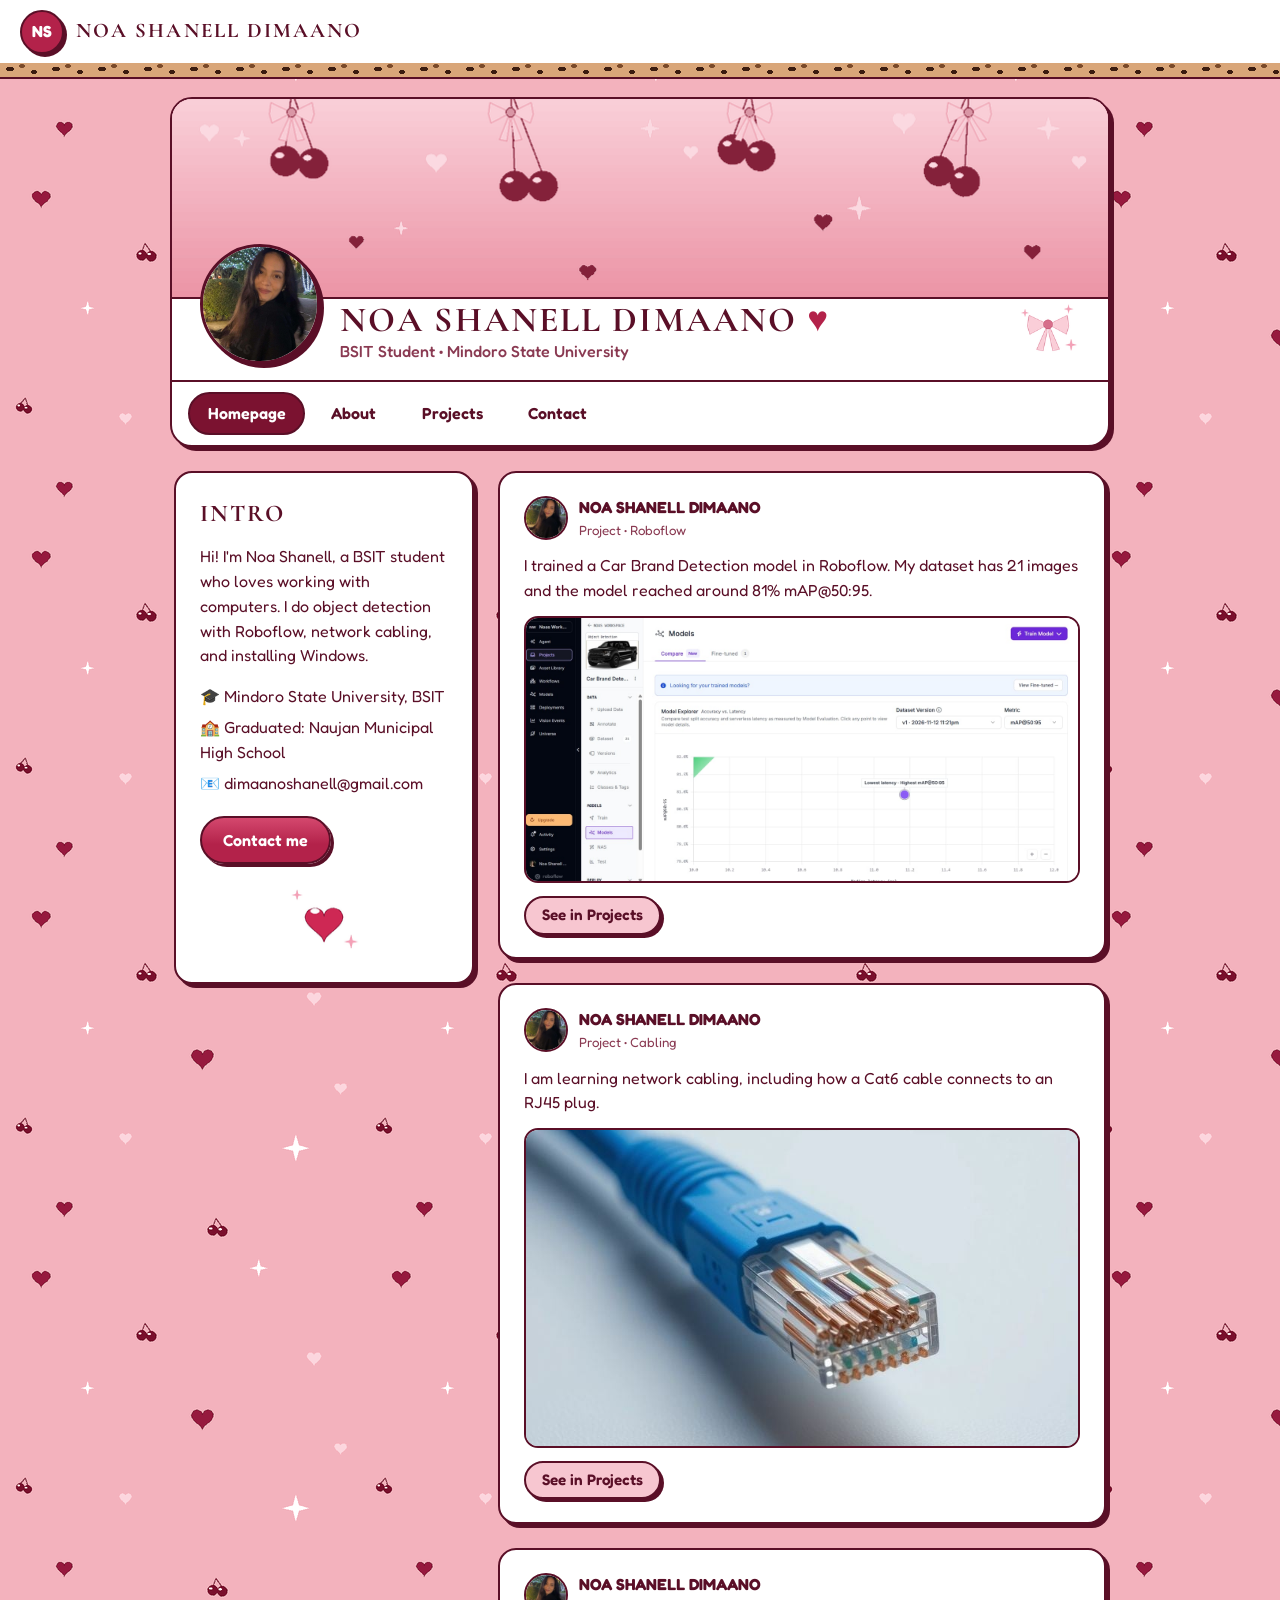
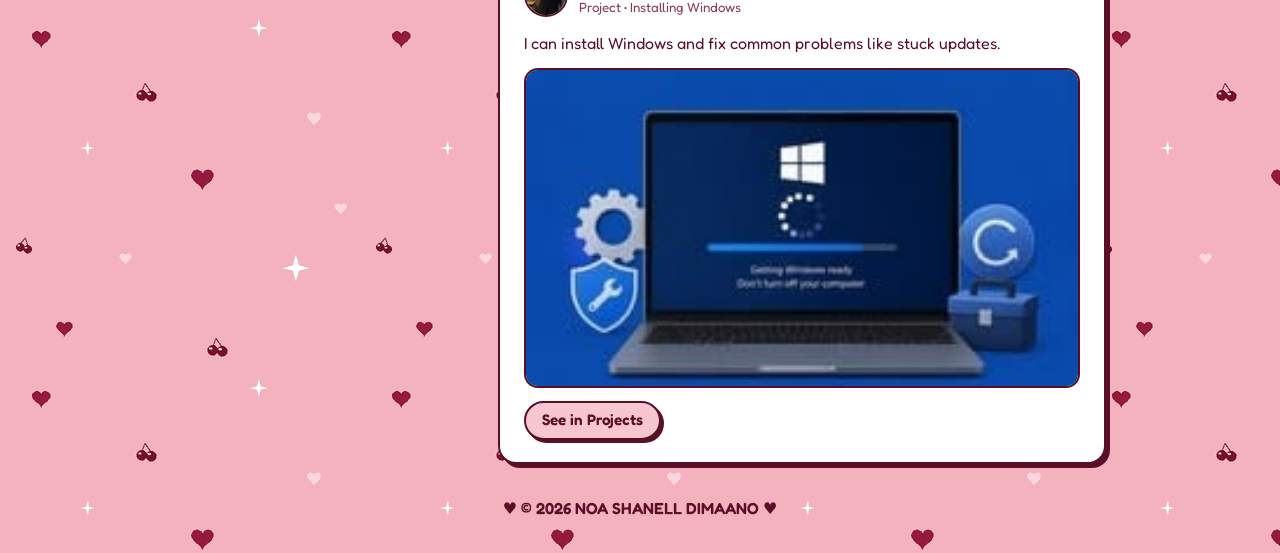
<file: index.html>
<!DOCTYPE html>
<html lang="en">
<head>
  <meta charset="UTF-8">
  <meta name="viewport" content="width=device-width, initial-scale=1">
  <title>Homepage – NOA SHANELL DIMAANO</title>
  <link rel="preconnect" href="https://fonts.googleapis.com">
  <link rel="preconnect" href="https://fonts.gstatic.com" crossorigin>
  <link href="https://fonts.googleapis.com/css2?family=Cormorant+Garamond:wght@600;700&family=Fredoka:wght@400;500;600&display=swap" rel="stylesheet">
  <link rel="stylesheet" href="style.css">
</head>
<body>

  <!-- TOP BAR (same on every page) -->
  <div class="topbar">
    <a class="logo" href="index.html">NS</a>
    <span class="topbar-name">NOA SHANELL DIMAANO</span>
  </div>

  <!-- PROFILE HEADER (same on every page) -->
  <header class="profile">
    <div class="cover" aria-hidden="true">
      
    </div>
    <div class="profile-body">
      <img class="avatar" src="images/photo.jpg" alt="Photo of Noa Shanell Dimaano">
      <div>
        <h1>NOA SHANELL DIMAANO</h1>
        <p class="role">BSIT Student • Mindoro State University</p>
      </div>
      <img class="bow" src="images/bow.gif" alt="">
    </div>
    <nav class="tabs" aria-label="Main menu">
      <a href="index.html" class="active" aria-current="page">Homepage</a>
      <a href="about.html">About</a>
      <a href="projects.html">Projects</a>
      <a href="contact.html">Contact</a>
    </nav>
  </header>

  <main class="page">
    <div class="layout">
      <aside class="card intro">
        <h2>Intro</h2>
        <p>Hi! I'm Noa Shanell, a BSIT student who loves working with computers. I do object detection with Roboflow, network cabling, and installing Windows.</p>
        <ul class="facts">
          <li>🎓 Mindoro State University, BSIT</li>
          <li>🏫 Graduated: Naujan Municipal High School</li>
          <li>📧 dimaanoshanell@gmail.com</li>
        </ul>
        <a class="button" href="contact.html">Contact me</a>
        <img class="deco" src="images/heart.gif" alt="">
      </aside>

      <section class="feed" aria-label="Latest posts">
        <article class="card post">
          <div class="post-head"><img class="mini-avatar" src="images/photo.jpg" alt=""><div><strong>NOA SHANELL DIMAANO</strong><small>Project • Roboflow</small></div></div>
          <p>I trained a Car Brand Detection model in Roboflow. My dataset has 21 images and the model reached around 81% mAP@50:95.</p>
          <img class="post-img" src="images/roboflow.jpg" alt="Roboflow models page for the Car Brand Detection project">
          <a class="button small" href="projects.html">See in Projects</a>
        </article>
        <article class="card post">
          <div class="post-head"><img class="mini-avatar" src="images/photo.jpg" alt=""><div><strong>NOA SHANELL DIMAANO</strong><small>Project • Cabling</small></div></div>
          <p>I am learning network cabling, including how a Cat6 cable connects to an RJ45 plug.</p>
          <img class="post-img" src="images/cabling.jpg" alt="Blue Cat6 cable with an RJ45 connector">
          <a class="button small" href="projects.html">See in Projects</a>
        </article>
        <article class="card post">
          <div class="post-head"><img class="mini-avatar" src="images/photo.jpg" alt=""><div><strong>NOA SHANELL DIMAANO</strong><small>Project • Installing Windows</small></div></div>
          <p>I can install Windows and fix common problems like stuck updates.</p>
          <img class="post-img" src="images/windows.jpg" alt="Laptop showing the Getting Windows ready screen">
          <a class="button small" href="projects.html">See in Projects</a>
        </article>
      </section>
    </div>
  </main>
  <footer class="footer">♥ © 2026 NOA SHANELL DIMAANO ♥</footer>
</body>
</html>
</file>
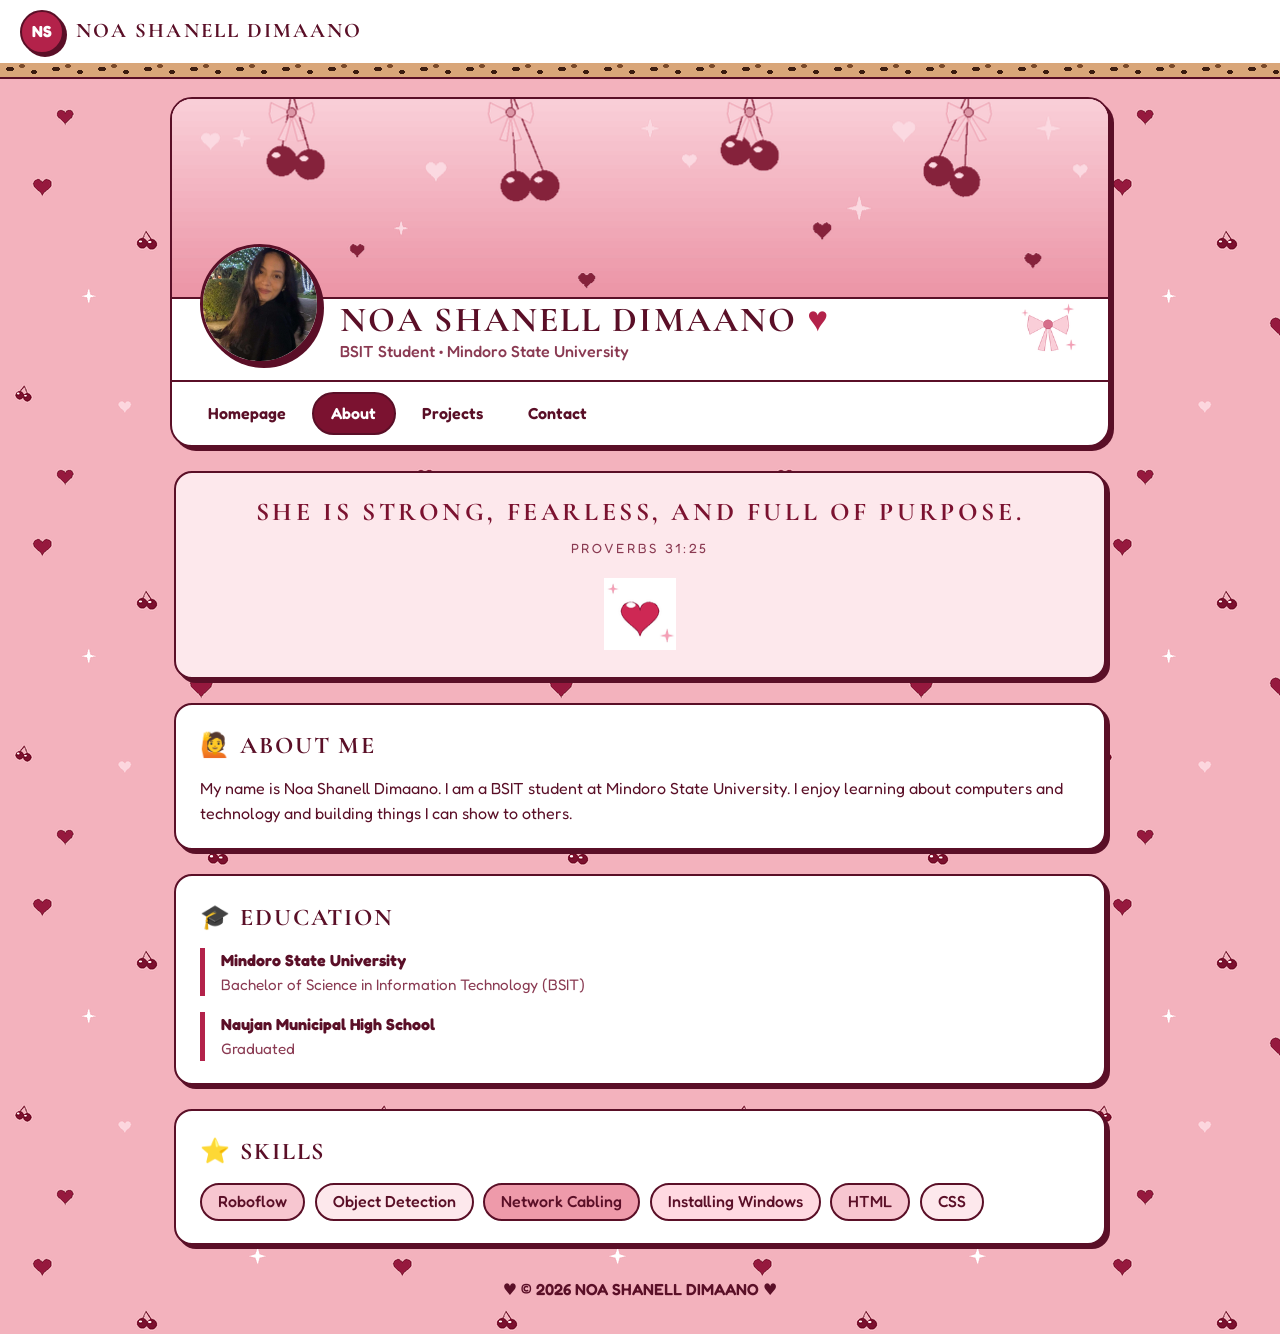
<file: about.html>
<!DOCTYPE html>
<html lang="en">
<head>
  <meta charset="UTF-8">
  <meta name="viewport" content="width=device-width, initial-scale=1">
  <title>About – NOA SHANELL DIMAANO</title>
  <link rel="preconnect" href="https://fonts.googleapis.com">
  <link rel="preconnect" href="https://fonts.gstatic.com" crossorigin>
  <link href="https://fonts.googleapis.com/css2?family=Cormorant+Garamond:wght@600;700&family=Fredoka:wght@400;500;600&display=swap" rel="stylesheet">
  <link rel="stylesheet" href="style.css">
</head>
<body>

  <!-- TOP BAR (same on every page) -->
  <div class="topbar">
    <a class="logo" href="index.html">NS</a>
    <span class="topbar-name">NOA SHANELL DIMAANO</span>
  </div>

  <!-- PROFILE HEADER (same on every page) -->
  <header class="profile">
    <div class="cover" aria-hidden="true">
      
    </div>
    <div class="profile-body">
      <img class="avatar" src="images/photo.jpg" alt="Photo of Noa Shanell Dimaano">
      <div>
        <h1>NOA SHANELL DIMAANO</h1>
        <p class="role">BSIT Student • Mindoro State University</p>
      </div>
      <img class="bow" src="images/bow.gif" alt="">
    </div>
    <nav class="tabs" aria-label="Main menu">
      <a href="index.html">Homepage</a>
      <a href="about.html" class="active" aria-current="page">About</a>
      <a href="projects.html">Projects</a>
      <a href="contact.html">Contact</a>
    </nav>
  </header>

  <main class="page">
    <div class="stack">
      <section class="card quote">
        <p>SHE IS STRONG, FEARLESS, AND FULL OF PURPOSE.</p>
        <small>PROVERBS 31:25</small>
        <img class="deco" src="images/heart.gif" alt="">
      </section>

      <section class="card">
        <h2>🙋 About me</h2>
        <p>My name is Noa Shanell Dimaano. I am a BSIT student at Mindoro State University. I enjoy learning about computers and technology and building things I can show to others.</p>
      </section>

      <section class="card">
        <h2>🎓 Education</h2>
        <ul class="timeline">
          <li><strong>Mindoro State University</strong><span>Bachelor of Science in Information Technology (BSIT)</span></li>
          <li><strong>Naujan Municipal High School</strong><span>Graduated</span></li>
        </ul>
      </section>

      <section class="card">
        <h2>⭐ Skills</h2>
        <ul class="skills">
          <li class="s1">Roboflow</li><li class="s2">Object Detection</li><li class="s3">Network Cabling</li>
          <li class="s4">Installing Windows</li><li class="s1">HTML</li><li class="s2">CSS</li>
        </ul>
      </section>
    </div>
  </main>
  <footer class="footer">♥ © 2026 NOA SHANELL DIMAANO ♥</footer>
</body>
</html>
</file>
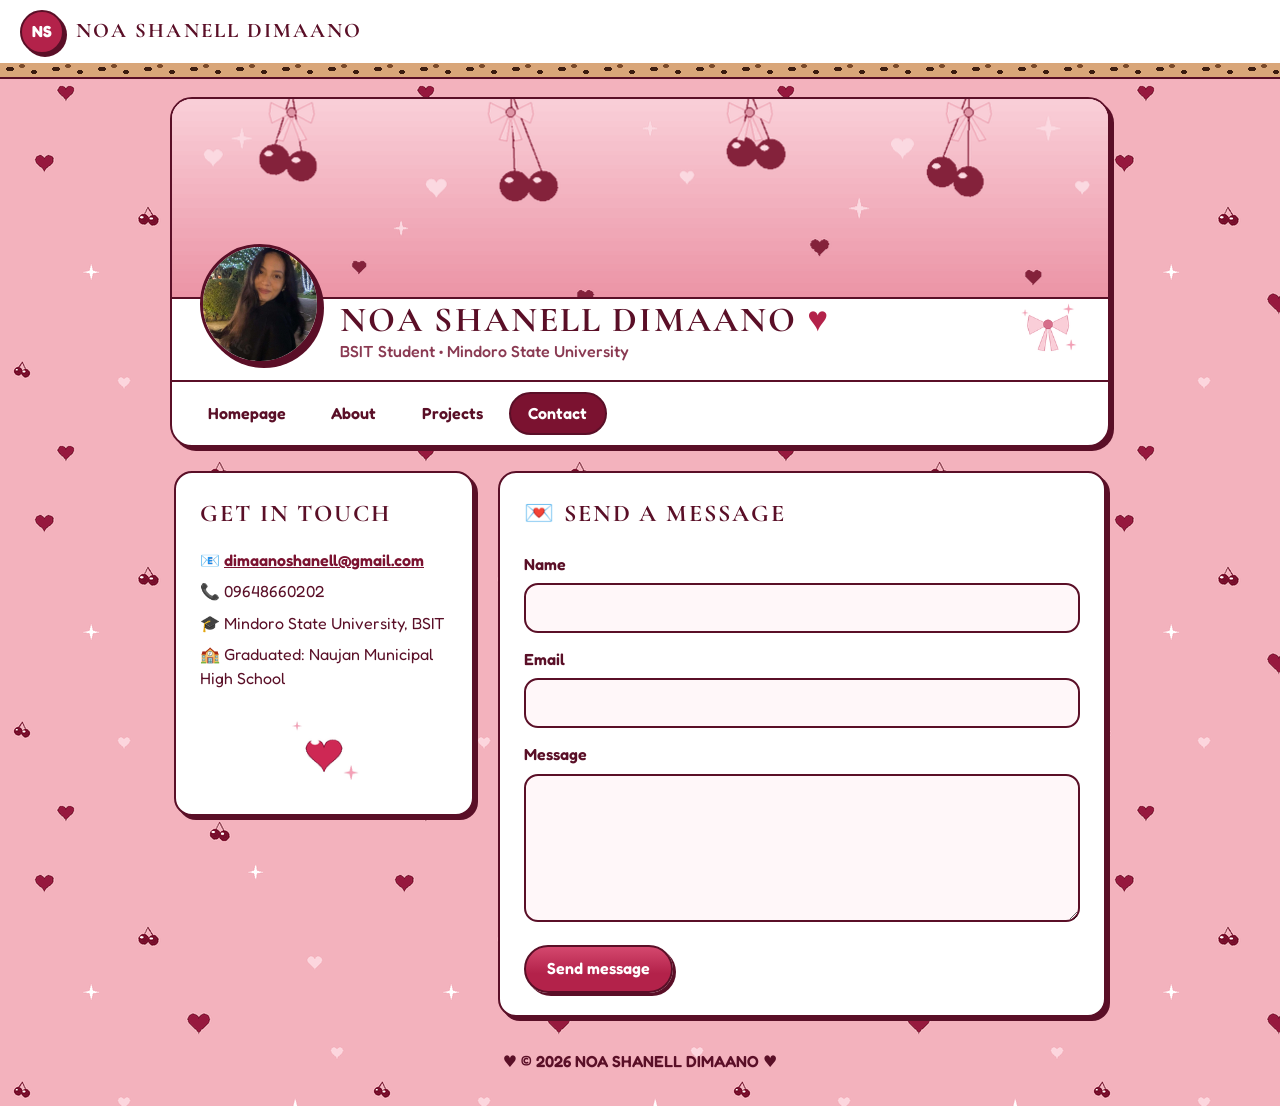
<file: contact.html>
<!DOCTYPE html>
<html lang="en">
<head>
  <meta charset="UTF-8">
  <meta name="viewport" content="width=device-width, initial-scale=1">
  <title>Contact – NOA SHANELL DIMAANO</title>
  <link rel="preconnect" href="https://fonts.googleapis.com">
  <link rel="preconnect" href="https://fonts.gstatic.com" crossorigin>
  <link href="https://fonts.googleapis.com/css2?family=Cormorant+Garamond:wght@600;700&family=Fredoka:wght@400;500;600&display=swap" rel="stylesheet">
  <link rel="stylesheet" href="style.css">
</head>
<body>

  <!-- TOP BAR (same on every page) -->
  <div class="topbar">
    <a class="logo" href="index.html">NS</a>
    <span class="topbar-name">NOA SHANELL DIMAANO</span>
  </div>

  <!-- PROFILE HEADER (same on every page) -->
  <header class="profile">
    <div class="cover" aria-hidden="true">
      
    </div>
    <div class="profile-body">
      <img class="avatar" src="images/photo.jpg" alt="Photo of Noa Shanell Dimaano">
      <div>
        <h1>NOA SHANELL DIMAANO</h1>
        <p class="role">BSIT Student • Mindoro State University</p>
      </div>
      <img class="bow" src="images/bow.gif" alt="">
    </div>
    <nav class="tabs" aria-label="Main menu">
      <a href="index.html">Homepage</a>
      <a href="about.html">About</a>
      <a href="projects.html">Projects</a>
      <a href="contact.html" class="active" aria-current="page">Contact</a>
    </nav>
  </header>

  <main class="page">
    <div class="layout">
      <aside class="card intro">
        <h2>Get in touch</h2>
        <ul class="facts">
          <li>📧 <a href="mailto:dimaanoshanell@gmail.com">dimaanoshanell@gmail.com</a></li>
          <li>📞 09648660202</li>
          <li>🎓 Mindoro State University, BSIT</li>
          <li>🏫 Graduated: Naujan Municipal High School</li>
        </ul>
        <img class="deco" src="images/heart.gif" alt="">
      </aside>

      <section class="card">
        <h2>💌 Send a message</h2>
        <!-- This opens the visitor's email app -->
        <form class="contact-form" action="mailto:dimaanoshanell@gmail.com" method="post" enctype="text/plain">
          <label for="name">Name</label>
          <input id="name" name="name" type="text" required>
          <label for="email">Email</label>
          <input id="email" name="email" type="email" required>
          <label for="message">Message</label>
          <textarea id="message" name="message" rows="5" required></textarea>
          <button class="button" type="submit">Send message</button>
        </form>
      </section>
    </div>
  </main>
  <footer class="footer">♥ © 2026 NOA SHANELL DIMAANO ♥</footer>
</body>
</html>
</file>
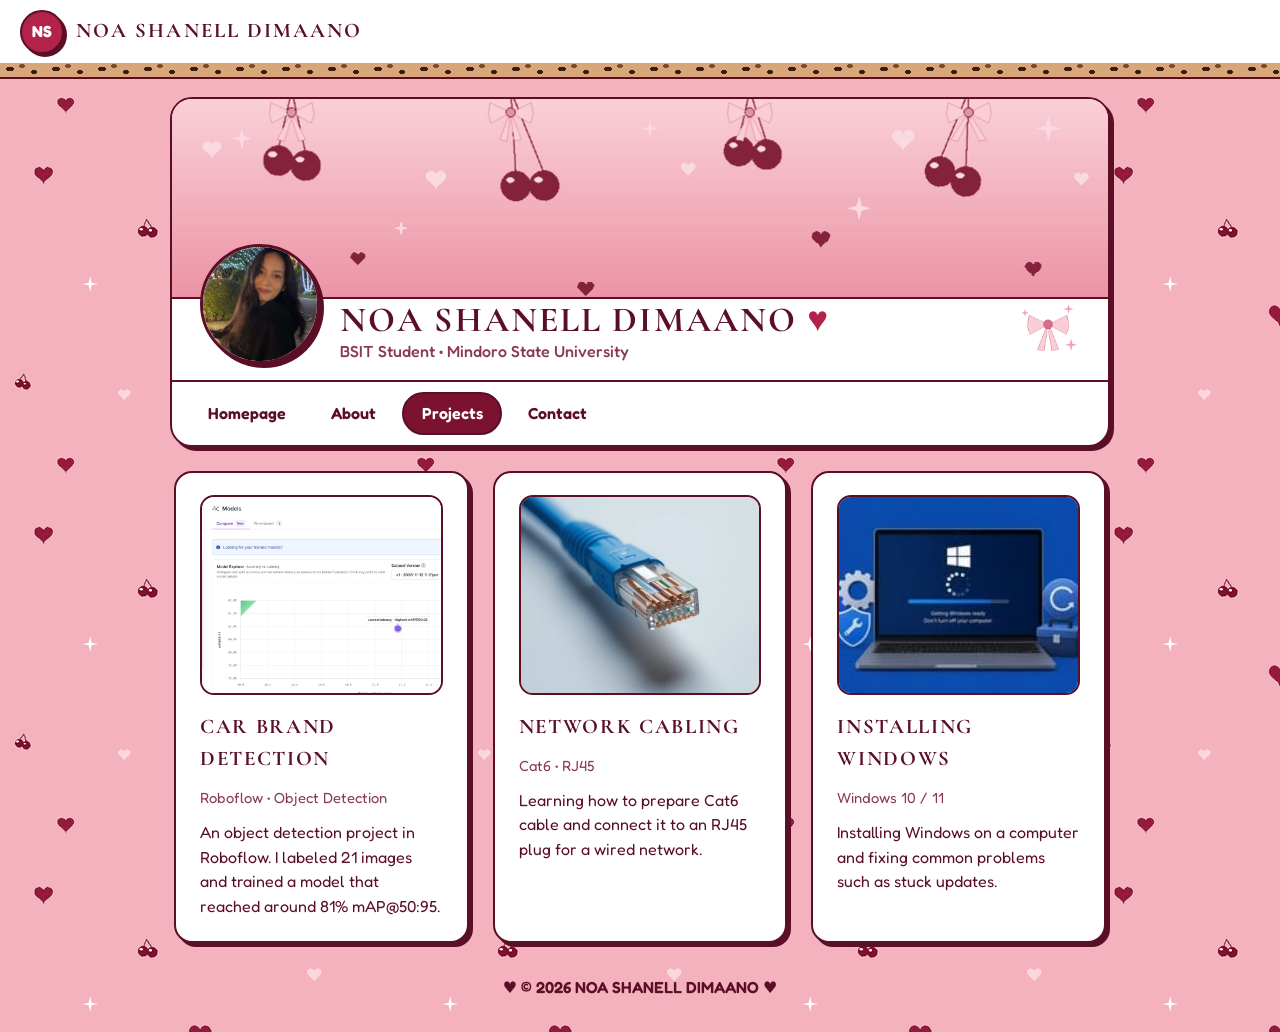
<file: projects.html>
<!DOCTYPE html>
<html lang="en">
<head>
  <meta charset="UTF-8">
  <meta name="viewport" content="width=device-width, initial-scale=1">
  <title>Projects – NOA SHANELL DIMAANO</title>
  <link rel="preconnect" href="https://fonts.googleapis.com">
  <link rel="preconnect" href="https://fonts.gstatic.com" crossorigin>
  <link href="https://fonts.googleapis.com/css2?family=Cormorant+Garamond:wght@600;700&family=Fredoka:wght@400;500;600&display=swap" rel="stylesheet">
  <link rel="stylesheet" href="style.css">
</head>
<body>

  <!-- TOP BAR (same on every page) -->
  <div class="topbar">
    <a class="logo" href="index.html">NS</a>
    <span class="topbar-name">NOA SHANELL DIMAANO</span>
  </div>

  <!-- PROFILE HEADER (same on every page) -->
  <header class="profile">
    <div class="cover" aria-hidden="true">
      
    </div>
    <div class="profile-body">
      <img class="avatar" src="images/photo.jpg" alt="Photo of Noa Shanell Dimaano">
      <div>
        <h1>NOA SHANELL DIMAANO</h1>
        <p class="role">BSIT Student • Mindoro State University</p>
      </div>
      <img class="bow" src="images/bow.gif" alt="">
    </div>
    <nav class="tabs" aria-label="Main menu">
      <a href="index.html">Homepage</a>
      <a href="about.html">About</a>
      <a href="projects.html" class="active" aria-current="page">Projects</a>
      <a href="contact.html">Contact</a>
    </nav>
  </header>

  <main class="page">
    <div class="grid">
      <article class="card project">
        <img class="thumb" src="images/roboflow.jpg" alt="Roboflow models page for the Car Brand Detection project">
        <h2>Car Brand Detection</h2>
        <p class="tech">Roboflow • Object Detection</p>
        <p>An object detection project in Roboflow. I labeled 21 images and trained a model that reached around 81% mAP@50:95.</p>
      </article>

      <article class="card project">
        <img class="thumb" src="images/cabling.jpg" alt="Blue Cat6 cable with an RJ45 connector">
        <h2>Network Cabling</h2>
        <p class="tech">Cat6 • RJ45</p>
        <p>Learning how to prepare Cat6 cable and connect it to an RJ45 plug for a wired network.</p>
      </article>

      <article class="card project">
        <img class="thumb" src="images/windows.jpg" alt="Laptop showing the Getting Windows ready screen">
        <h2>Installing Windows</h2>
        <p class="tech">Windows 10 / 11</p>
        <p>Installing Windows on a computer and fixing common problems such as stuck updates.</p>
      </article>
    </div>
  </main>
  <footer class="footer">♥ © 2026 NOA SHANELL DIMAANO ♥</footer>
</body>
</html>
</file>
<file: style.css>
/* ===== Colors and fonts (change these to restyle the whole site) ===== */
:root {
  --bg: #f3b2bd;        /* page background (dusty pink) */
  --ink: #5a0f27;       /* text and outlines (deep burgundy) */
  --burgundy: #7b1230;
  --cherry: #b3224a;    /* cherry red */
  --pink: #f7c6d0;      /* ribbon pink */
  --rose: #ee9aaa;
  --blush: #fde8ec;
  --white: #ffffff;
  --muted: #8a3a52;

  --head: "Cormorant Garamond", Georgia, serif;
  --font: "Fredoka", system-ui, sans-serif;
  --line: 2px solid var(--ink);
  --pop: 4px 4px 0 var(--ink);
}

* { box-sizing: border-box; }

body {
  margin: 0;
  background-color: var(--bg);
  background-image: url("images/bg.gif");   /* moving hearts and cherries */
  background-size: 360px 360px;
  color: var(--ink);
  font-family: var(--font);
  line-height: 1.55;
}

a { color: var(--burgundy); font-weight: 600; }
a:focus-visible, button:focus-visible, input:focus-visible, textarea:focus-visible {
  outline: 4px solid var(--cherry);
  outline-offset: 2px;
}
h1, h2, p, ul { margin: 0; }
h2 {
  font-family: var(--head); font-size: 1.5rem; font-weight: 700;
  text-transform: uppercase; letter-spacing: .08em; margin-bottom: .75rem;
}

/* ===== Top bar (Facebook-style) with leopard strip ===== */
.topbar {
  position: sticky; top: 0; z-index: 10;
  display: flex; align-items: center; gap: .75rem;
  padding: .6rem 1.25rem;
  background: var(--white);
  border-bottom: var(--line);
}
.topbar::after {
  content: ""; position: absolute; left: 0; right: 0; top: 100%; height: 14px;
  background-color: #d9a679;
  background-image:
    radial-gradient(ellipse 7px 4px at 10px 6px, #3b1c10 55%, transparent 60%),
    radial-gradient(ellipse 5px 4px at 34px 9px, #3b1c10 55%, transparent 60%),
    radial-gradient(ellipse 6px 3px at 22px 3px, #7a4a2a 55%, transparent 60%);
  background-size: 46px 14px;
  border-bottom: var(--line);
}
.logo {
  display: grid; place-items: center; width: 44px; height: 44px;
  background: var(--cherry); color: var(--white);
  border: var(--line); border-radius: 50%;
  font-weight: 700; text-decoration: none;
  box-shadow: 3px 3px 0 var(--ink);
}
.topbar-name { font-family: var(--head); font-weight: 700; font-size: 1.3rem; letter-spacing: .1em; }

/* ===== Profile header ===== */
.profile {
  max-width: 940px; margin: 2rem auto 0;
  background: var(--white);
  border: var(--line); border-radius: 22px;
  box-shadow: var(--pop);
  overflow: hidden;
}
.cover {
  height: 200px;
  background: url("images/cover.gif") center / cover no-repeat, var(--rose);   /* moving cherries */
  border-bottom: var(--line);
}
.profile-body {
  display: flex; align-items: flex-end; gap: 1.25rem;
  padding: 0 1.75rem 1rem; margin-top: -55px; position: relative;
}
.avatar {
  flex: none; display: block; width: 120px; height: 120px;
  object-fit: cover; object-position: 50% 20%;
  background: var(--blush);
  border: 3px solid var(--ink); border-radius: 50%;
  box-shadow: 4px 4px 0 var(--ink);
}
.profile-body > div { min-width: 0; }
.profile h1 {
  font-family: var(--head); font-size: 2.2rem; line-height: 1.05;
  letter-spacing: .06em; font-weight: 700;
}
.profile h1::after { content: " ♥"; color: var(--cherry); }
.role { color: var(--muted); font-weight: 500; }
.bow { flex: none; width: 64px; height: 64px; margin-left: auto; }

/* ===== Tabs ===== */
.tabs { display: flex; gap: .4rem; padding: .6rem 1rem; border-top: var(--line); overflow-x: auto; }
.tabs a {
  padding: .45rem 1.1rem; border: 2px solid transparent; border-radius: 999px;
  text-decoration: none; white-space: nowrap; color: var(--ink);
}
.tabs a:hover { background: var(--pink); }
.tabs a.active { background: var(--burgundy); border-color: var(--ink); color: var(--white); }

/* ===== Page content ===== */
.page { max-width: 940px; margin: 1.5rem auto 2rem; padding: 0 .25rem; }

.card {
  background: var(--white);
  border: var(--line); border-radius: 18px;
  box-shadow: var(--pop);
  padding: 1.4rem 1.5rem;
}
.card p + p, .card p + a { margin-top: .6rem; }

.layout { display: grid; grid-template-columns: 300px 1fr; gap: 1.5rem; align-items: start; }
.intro { position: sticky; top: 90px; }
.stack, .feed { display: grid; gap: 1.5rem; }
.facts { list-style: none; padding: 0; margin: 1rem 0 1.25rem; display: grid; gap: .4rem; }
.deco { display: block; width: 72px; height: 80px; margin: 1rem auto 0; object-fit: contain; }

/* ===== Buttons ===== */
.button {
  display: inline-block; padding: .6rem 1.3rem;
  background: linear-gradient(180deg, #d4486e 0%, var(--cherry) 60%); color: var(--white);
  border: var(--line); border-radius: 999px;
  font: inherit; font-weight: 600; text-decoration: none; cursor: pointer;
  box-shadow: 3px 3px 0 var(--ink);
  transition: transform .1s, box-shadow .1s;
}
.button:hover { transform: translate(2px, 2px); box-shadow: 1px 1px 0 var(--ink); }
.button.small { padding: .35rem 1rem; font-size: .95rem; background: var(--pink); color: var(--ink); margin-top: .8rem; }

/* ===== Posts (Homepage) ===== */
.post-head { display: flex; align-items: center; gap: .7rem; margin-bottom: .8rem; }
.post-head small { display: block; color: var(--muted); }
.mini-avatar {
  flex: none; display: block; width: 44px; height: 44px;
  object-fit: cover; object-position: 50% 20%;
  background: var(--blush); border: var(--line); border-radius: 50%;
}
.post-img {
  display: block; width: 100%; max-height: 320px; margin-top: .8rem;
  object-fit: cover; object-position: center 35%;
  border: var(--line); border-radius: 14px;
}

/* ===== About ===== */
.quote { text-align: center; background: var(--blush); }
.quote p {
  font-family: var(--head); font-size: 1.6rem; font-weight: 700;
  letter-spacing: .14em; color: var(--burgundy); line-height: 1.3;
}
.quote small { display: block; margin-top: .6rem; letter-spacing: .2em; color: var(--muted); }
.timeline { list-style: none; padding: 0; display: grid; gap: 1rem; }
.timeline li { padding-left: 1rem; border-left: 5px solid var(--cherry); }
.timeline strong { display: block; }
.timeline span { display: block; color: var(--muted); font-size: .95rem; }
.skills { list-style: none; padding: 0; display: flex; flex-wrap: wrap; gap: .6rem; }
.skills li { padding: .3rem 1rem; border: var(--line); border-radius: 999px; font-weight: 500; }
.s1 { background: var(--pink); } .s2 { background: var(--blush); }
.s3 { background: var(--rose); } .s4 { background: #ffd9e1; }

/* ===== Projects ===== */
.grid { display: grid; grid-template-columns: repeat(auto-fit, minmax(250px, 1fr)); gap: 1.5rem; }
.project h2 { font-size: 1.3rem; }
.thumb {
  display: block; width: 100%; height: 200px; margin-bottom: 1rem;
  object-fit: cover; object-position: center 35%;
  border: var(--line); border-radius: 14px; background: var(--blush);
}
.tech { color: var(--muted); font-size: .92rem; margin-bottom: .5rem; }

/* ===== Contact ===== */
.contact-form { display: grid; gap: .4rem; }
.contact-form label { font-weight: 600; margin-top: .5rem; }
.contact-form input, .contact-form textarea {
  width: 100%; padding: .65rem .9rem;
  background: #fff7f9; color: inherit; font: inherit;
  border: var(--line); border-radius: 14px;
}
.contact-form .button { justify-self: start; margin-top: 1rem; }

.footer { text-align: center; padding: 0 1rem 2rem; font-weight: 600; color: var(--ink); }

/* ===== Phone / small screens ===== */
@media (max-width: 760px) {
  .layout { grid-template-columns: 1fr; }
  .intro { position: static; }
  .profile, .page { margin-left: .75rem; margin-right: .75rem; }
  .profile-body { flex-direction: column; align-items: flex-start; gap: .5rem; }
  .bow { display: none; }
  .cover { height: 150px; }
  .profile h1 { font-size: 1.7rem; }
  .card { overflow-wrap: anywhere; }
}
</file>
